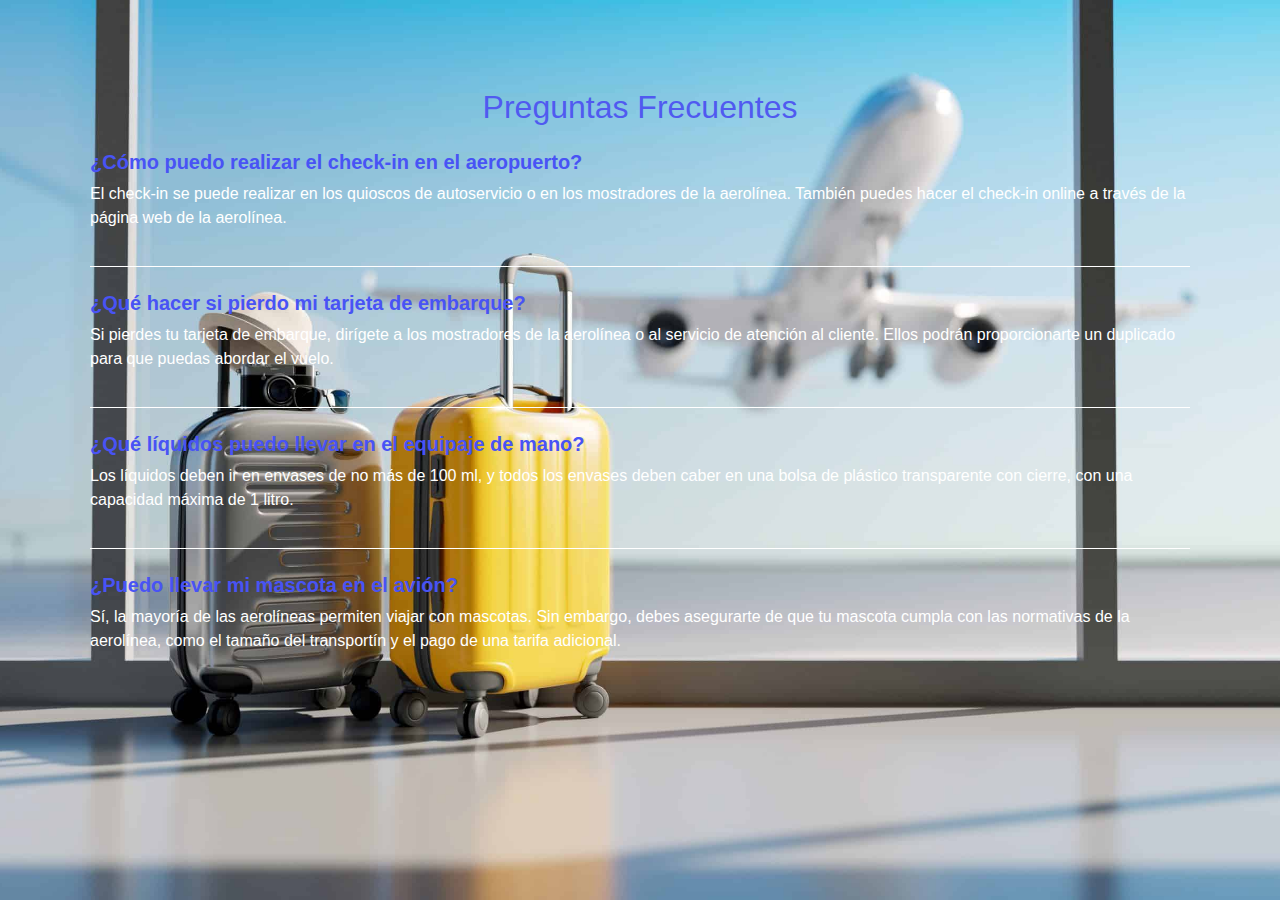
<file: Ayuda.html>
<!DOCTYPE html>
<html lang="es">
<head>
  <meta charset="UTF-8">
  <meta name="viewport" content="width=device-width, initial-scale=1.0">
  <title>Preguntas Frecuentes - Aeropuerto</title>
  <!-- Incluir Bootstrap 5 desde CDN -->
  <link href="https://cdn.jsdelivr.net/npm/bootstrap@5.3.0-alpha1/dist/css/bootstrap.min.css" rel="stylesheet">
  <link rel="stylesheet" href="Ayuda.css"> <!-- Tu archivo de estilos CSS -->
</head>
<body>

  <!-- Apartado de Preguntas Frecuentes -->
  <section id="faq" class="container my-5">
    <h2 class="text-center mb-4">Preguntas Frecuentes</h2>

    <div class="faq-item mb-4">
      <h5 class="fw-bold">¿Cómo puedo realizar el check-in en el aeropuerto?</h5>
      <p>El check-in se puede realizar en los quioscos de autoservicio o en los mostradores de la aerolínea. También puedes hacer el check-in online a través de la página web de la aerolínea.</p>
    </div>

    <div class="faq-item mb-4">
      <h5 class="fw-bold">¿Qué hacer si pierdo mi tarjeta de embarque?</h5>
      <p>Si pierdes tu tarjeta de embarque, dirígete a los mostradores de la aerolínea o al servicio de atención al cliente. Ellos podrán proporcionarte un duplicado para que puedas abordar el vuelo.</p>
    </div>

    <div class="faq-item mb-4">
      <h5 class="fw-bold">¿Qué líquidos puedo llevar en el equipaje de mano?</h5>
      <p>Los líquidos deben ir en envases de no más de 100 ml, y todos los envases deben caber en una bolsa de plástico transparente con cierre, con una capacidad máxima de 1 litro.</p>
    </div>

    <div class="faq-item mb-4">
      <h5 class="fw-bold">¿Puedo llevar mi mascota en el avión?</h5>
      <p>Sí, la mayoría de las aerolíneas permiten viajar con mascotas. Sin embargo, debes asegurarte de que tu mascota cumpla con las normativas de la aerolínea, como el tamaño del transportín y el pago de una tarifa adicional.</p>
    </div>
  </section>

  <!-- Incluir JS de Bootstrap 5 -->
  <script src="https://cdn.jsdelivr.net/npm/@popperjs/core@2.11.6/dist/umd/popper.min.js" integrity="sha384-oBqDVmMz4fnFO9gybGz6kz5SHOpxG54kzP5l6zqf3E4ktJ1p6IXd6fL5fEXB6ExzR" crossorigin="anonymous"></script>
  <script src="https://cdn.jsdelivr.net/npm/bootstrap@5.3.0-alpha1/dist/js/bootstrap.min.js" integrity="sha384-cn7l7gDp0eyJzJ7vJfK3hbfM0zWG7EXVJH54dmfU5zytAfTt55y60F6l1CZ+xt1S" crossorigin="anonymous"></script>
</body>
</html>
</file>
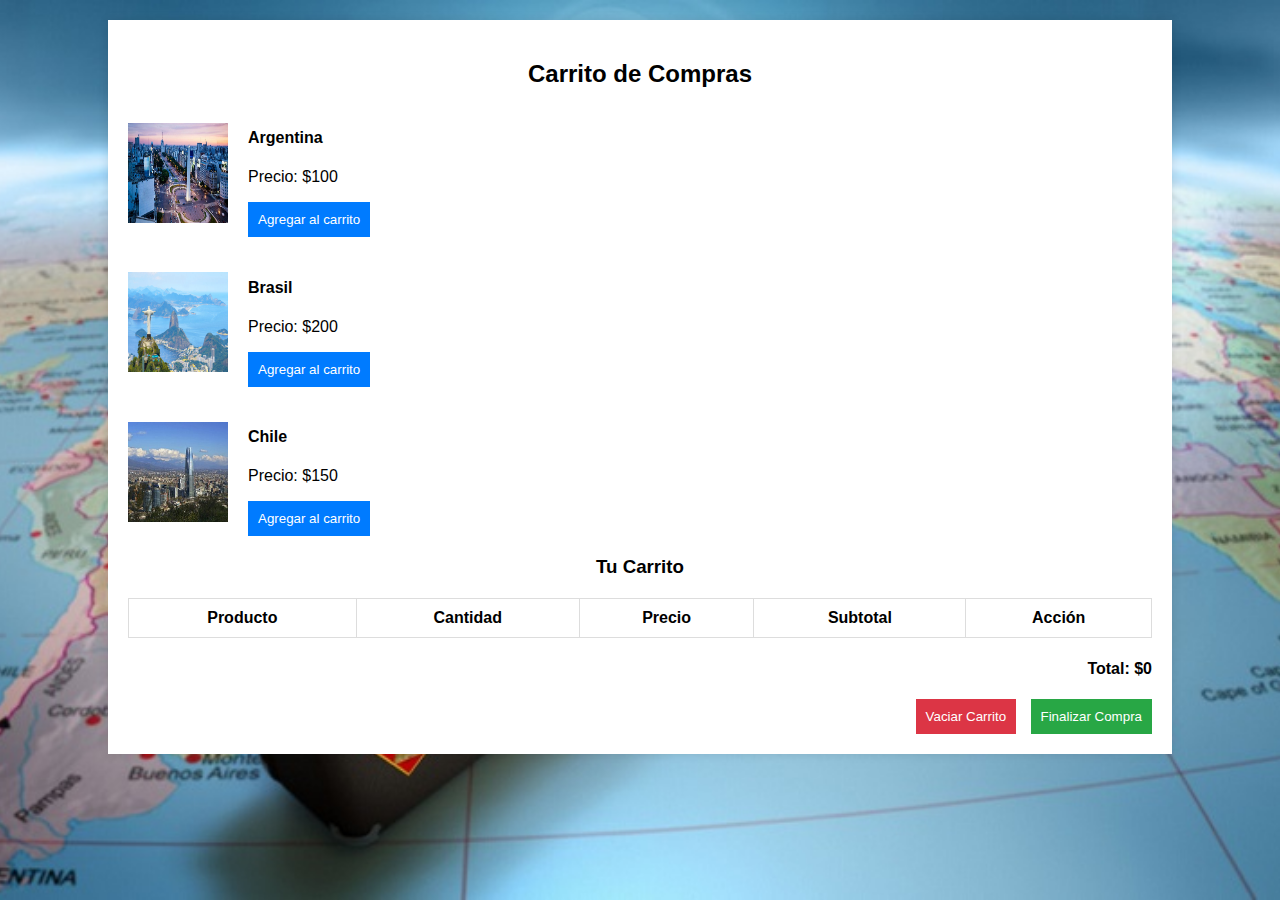
<file: Carrito.html>
<!DOCTYPE html>
<html lang="es">
<head>
  <meta charset="UTF-8">
  <meta name="viewport" content="width=device-width, initial-scale=1.0">
  <title>Carrito de Compras</title>
  <link rel="stylesheet" href="Carrito.css">
</head>
<body>

  <div class="container">
    <h2>Carrito de Compras</h2>

    <!-- Lista de Viajes -->
    <div id="Viajes">
      <div class="viaje">
        <img src="a1.jpg" alt="Producto 1">
        <div>
          <h4>Argentina</h4>
          <p>Precio: $100</p>
          <button onclick="agregarAlCarrito('Argentina', 100)">Agregar al carrito</button>
        </div>
      </div>
      <div class="viaje">
        <img src="b1.jpg" alt="Producto 2">
        <div>
          <h4>Brasil</h4>
          <p>Precio: $200</p>
          <button onclick="agregarAlCarrito('Brasil', 200)">Agregar al carrito</button>
        </div>
      </div>
      <div class="viaje">
        <img src="c1.jpg" alt="Producto 3">
        <div>
          <h4>Chile</h4>
          <p>Precio: $150</p>
          <button onclick="agregarAlCarrito('Chile', 150)">Agregar al carrito</button>
        </div>
      </div>
    </div>

    <!-- Carrito -->
    <h3>Tu Carrito</h3>
    <table id="tablaCarrito">
      <thead>
        <tr>
          <th>Producto</th>
          <th>Cantidad</th>
          <th>Precio</th>
          <th>Subtotal</th>
          <th>Acción</th>
        </tr>
      </thead>
      <tbody>
        <!-- Aquí se agregarán los productos del carrito -->
      </tbody>
    </table>

    <div class="total">
      <h4>Total: $<span id="total">0</span></h4>
      <button id="vaciarCarrito" onclick="vaciarCarrito()">Vaciar Carrito</button>
      <button id="finalizarCompra" onclick="finalizarCompra()">Finalizar Compra</button>
    </div>

    <!-- Mensaje de confirmación de compra -->
    <div id="mensajeCompra" style="display: none; text-align: center; margin-top: 20px;">
      <h3>¡Compra realizada con éxito!</h3>
      <p>Gracias por tu compra. ¡Nos vemos pronto!</p>
    </div>
  </div>

  <script src="Carrito.js"></script>
</body>
</html>
</file>
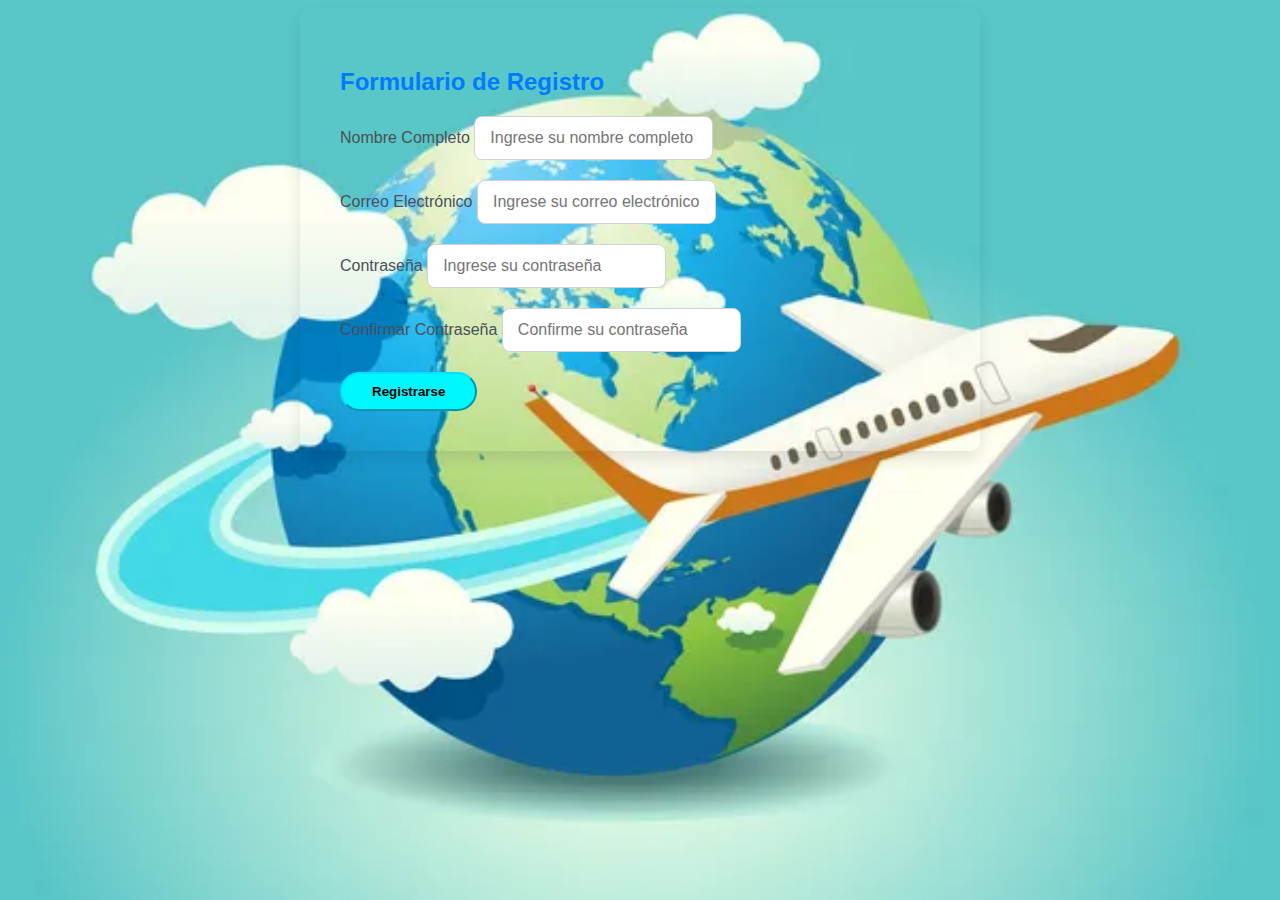
<file: Formulario-de-Registro.html>
<!DOCTYPE html>
<html lang="es">
<head>
  <meta charset="UTF-8">
  <meta name="viewport" content="width=device-width, initial-scale=1.0">
  <title>Formulario de Registro</title>
  <!-- Incluir Bootstrap 5 desde CDN -->
  <link href="https://cdn.jsdelivr.net/npm/bootstrap@5.3.0-alpha1/dist/css/bootstrap.min.css" rel="stylesheet" integrity="sha384-KyZXEJ3Q1e5pY6Z49/f1h9/TJSyAtw2F1VwQFV/ON9l1yE5Rjq5hv3+vYOkDg5fF" crossorigin="anonymous">
  <link rel="stylesheet" href="Formulario-de-Registro.css"> <!-- Vincula tu archivo CSS personalizado -->
</head>
<body>
  <div class="container mt-5">
    <h2 class="text-center mb-4">Formulario de Registro</h2>
    <form action="#" method="POST">
      <!-- Nombre completo -->
      <div class="mb-3">
        <label for="fullName" class="form-label">Nombre Completo</label>
        <input type="text" class="form-control" id="fullName" placeholder="Ingrese su nombre completo" required>
      </div>

      <!-- Correo electrónico -->
      <div class="mb-3">
        <label for="email" class="form-label">Correo Electrónico</label>
        <input type="email" class="form-control" id="email" placeholder="Ingrese su correo electrónico" required>
      </div>

      <!-- Contraseña -->
      <div class="mb-3">
        <label for="password" class="form-label">Contraseña</label>
        <input type="password" class="form-control" id="password" placeholder="Ingrese su contraseña" required>
      </div>

      <!-- Confirmar contraseña -->
      <div class="mb-3">
        <label for="confirmPassword" class="form-label">Confirmar Contraseña</label>
        <input type="password" class="form-control" id="confirmPassword" placeholder="Confirme su contraseña" required>
      </div>

      <!-- Botón de envío -->
      <div class="d-flex justify-content-center">
        <button type="submit" class="btn btn-primary">Registrarse</button>
      </div>
    </form>
  </div>

  <!-- Incluir JS de Bootstrap 5 -->
  <script src="https://cdn.jsdelivr.net/npm/@popperjs/core@2.11.6/dist/umd/popper.min.js" integrity="sha384-oBqDVmMz4fnFO9gybGz6kz5SHOpxG54kzP5l6zqf3E4ktJ1p6IXd6fL5fEXB6ExzR" crossorigin="anonymous"></script>
  <script src="https://cdn.jsdelivr.net/npm/bootstrap@5.3.0-alpha1/dist/js/bootstrap.min.js" integrity="sha384-cn7l7gDp0eyJzJ7vJfK3hbfM0zWG7EXVJH54dmfU5zytAfTt55y60F6l1CZ+xt1S" crossorigin="anonymous"></script>
</body>
</html>
</file>
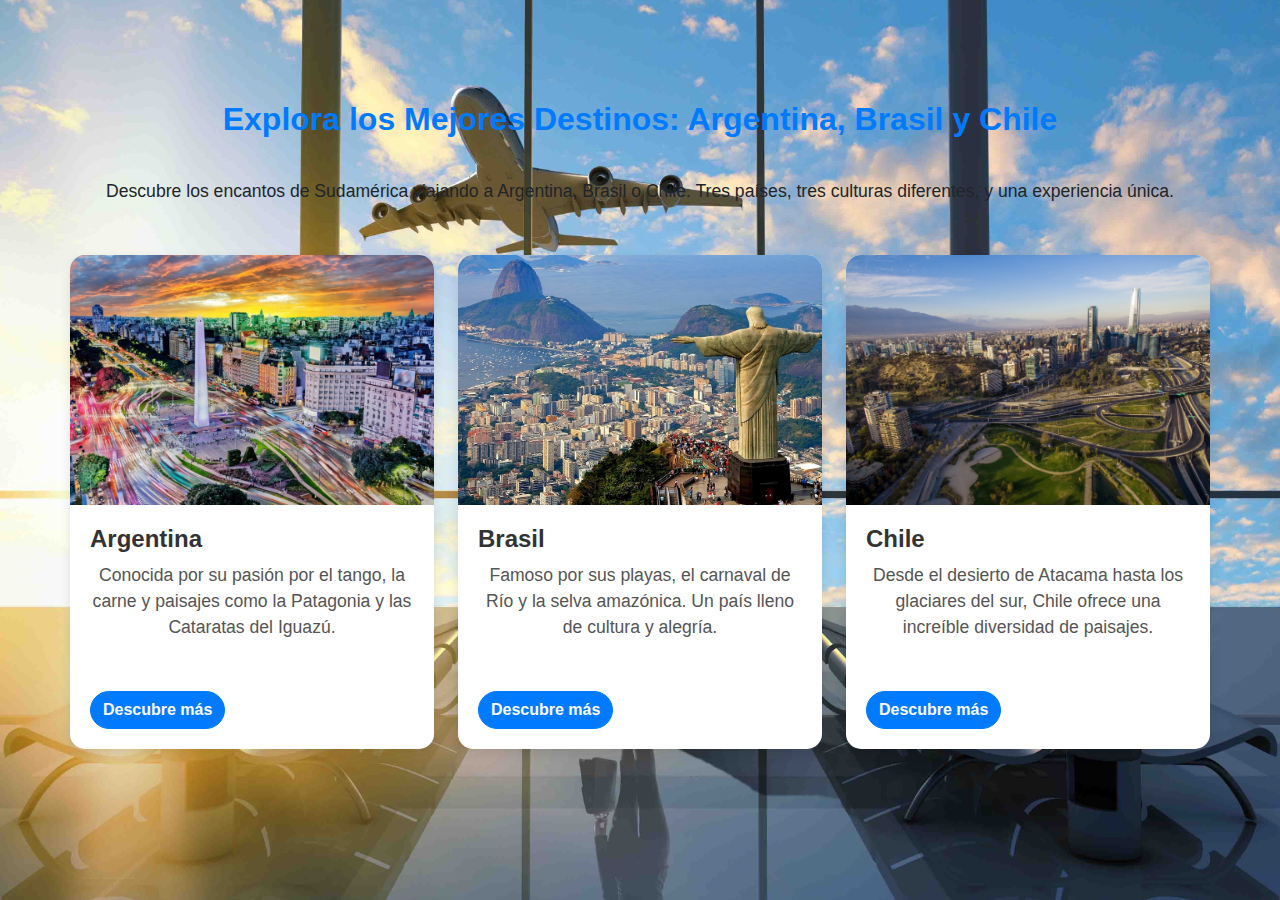
<file: Turismo.html>
<!DOCTYPE html>
<html lang="es">
<head>
  <meta charset="UTF-8">
  <meta name="viewport" content="width=device-width, initial-scale=1.0">
  <title>Turismo - Viaja a Argentina, Brasil y Chile</title>
  
  <!-- Vincular Bootstrap 5 desde CDN -->
  <link href="https://cdn.jsdelivr.net/npm/bootstrap@5.3.0-alpha1/dist/css/bootstrap.min.css" rel="stylesheet">
  <link rel="stylesheet" href="Turismo.css">
 
 
</head>
<body>

  <!-- Sección de Turismo -->
  <div class="container tourism-section">
    <h2>Explora los Mejores Destinos: Argentina, Brasil y Chile</h2>
    <p>Descubre los encantos de Sudamérica viajando a Argentina, Brasil o Chile. Tres países, tres culturas diferentes, y una experiencia única.</p>

    <div class="row">
      <!-- Argentina -->
      <div class="col-md-4 mb-4">
        <div class="card">
          <img src="a2.jpg" class="card-img-top" alt="Argentina">
          <div class="card-body">
            <h5 class="card-title">Argentina</h5>
            <p class="card-text">Conocida por su pasión por el tango, la carne y paisajes como la Patagonia y las Cataratas del Iguazú.</p>
            <a href="Carrito.html" class="btn btn-primary">Descubre más</a>
          </div>
        </div>
      </div>

      <!-- Brasil -->
      <div class="col-md-4 mb-4">
        <div class="card">
          <img src="b2.jpg" class="card-img-top" alt="Brasil">
          <div class="card-body">
            <h5 class="card-title">Brasil</h5>
            <p class="card-text">Famoso por sus playas, el carnaval de Río y la selva amazónica. Un país lleno de cultura y alegría.</p>
            <a href="Carrito.html" class="btn btn-primary">Descubre más</a>
          </div>
        </div>
      </div>

      <!-- Chile -->
      <div class="col-md-4 mb-4">
        <div class="card">
          <img src="c2.jpg" class="card-img-top" alt="Chile">
          <div class="card-body">
            <h5 class="card-title">Chile</h5>
            <p class="card-text">Desde el desierto de Atacama hasta los glaciares del sur, Chile ofrece una increíble diversidad de paisajes.</p>
            <a href="Carrito.html" class="btn btn-primary">Descubre más</a>
          </div>
        </div>
      </div>
    </div>
  </div>

  <!-- Vincular el JavaScript de Bootstrap -->
  <script src="https://cdn.jsdelivr.net/npm/@popperjs/core@2.11.6/dist/umd/popper.min.js"></script>
  <script src="https://cdn.jsdelivr.net/npm/bootstrap@5.3.0-alpha1/dist/js/bootstrap.min.js"></script>
</body>
</html>
</file>
<file: Ayuda.css>
body {
  font-family: 'Arial', sans-serif;
  background-image: url('viaje5.jpeg'); /* Ruta de la imagen */
  background-size: cover; /* Hace que la imagen cubra toda la pantalla */
  background-position: center center; /* Centra la imagen en la pantalla */
  background-attachment: fixed; /* Hace que la imagen quede fija al hacer scroll */
}
#faq {
    
    padding: 40px 20px;
    border-radius: 8px;
    color: #505af0;
  }
  
  /* Estilo para las preguntas */
  .faq-item h5 {
    color: #4853f5;
    font-size: 1.25rem;
  }
  
  /* Estilo para las respuestas */
  .faq-item p {
    font-size: 1rem;
    color: rgb(255, 255, 255);
    line-height: 1.5;
  }
  
  /* Estilo de texto para mejorar la lectura */
  .faq-item {
    border-bottom: 1px solid white;
    padding-bottom: 20px;
  }
  
  .faq-item:last-child {
    border-bottom: none;
  }
</file>
<file: Carrito.css>
body {
  margin: 0;
  padding: 0;
  background-color: #f0f4f8;
  font-family: 'Arial', sans-serif;
  background-image: url('Viajes6.jpg'); /* Ruta de la imagen */
  background-size: cover; /* Hace que la imagen cubra toda la pantalla */
  background-position: center center; /* Centra la imagen en la pantalla */
  background-attachment: fixed; /* Hace que la imagen quede fija al hacer scroll */
}

.container {
  width: 80%;
  margin: 20px auto;
  background-color: #fff;
  padding: 20px;
  box-shadow: 0 0 10px rgba(0, 0, 0, 0.1);
}

h2, h3 {
  text-align: center;
}

.viaje {
  display: flex;
  justify-content: space-between;
  align-items: center;
  margin-bottom: 20px;
}

.viaje img {
  width: 100px;
  height: 100px;
}

.viaje div {
  flex-grow: 1;
  margin-left: 20px;
}

button {
  background-color: #007bff;
  color: white;
  border: none;
  padding: 10px;
  cursor: pointer;
}

button:hover {
  background-color: #0056b3;
}

#tablaCarrito {
  width: 100%;
  margin-top: 20px;
  border-collapse: collapse;
}

#tablaCarrito th, #tablaCarrito td {
  padding: 10px;
  text-align: center;
  border: 1px solid #ddd;
}

.total {
  text-align: right;
  margin-top: 20px;
}

#vaciarCarrito {
  background-color: #dc3545;
  border: none;
  padding: 10px;
  color: white;
  cursor: pointer;
}

#vaciarCarrito:hover {
  background-color: #c82333;
}

#finalizarCompra {
  background-color: #28a745;
  border: none;
  padding: 10px;
  color: white;
  cursor: pointer;
  margin-left: 10px;
}

#finalizarCompra:hover {
  background-color: #218838;
}
</file>
<file: Formulario-de-Registro.css>
body {
    background-color: #f0f4f8;
    font-family: 'Arial', sans-serif;
    background-image: url('viaje1.jpg'); /* Ruta de la imagen */
    background-size: cover; /* Hace que la imagen cubra toda la pantalla */
    background-position: center center; /* Centra la imagen en la pantalla */
    background-attachment: fixed; /* Hace que la imagen quede fija al hacer scroll */
  }
  
  .container {
    
    border-radius: 10px;
    padding: 40px;
    box-shadow: 0px 8px 16px rgba(0, 0, 0, 0.1);
    max-width: 600px;
    margin: 0 auto;
  }
  
  h2 {
    color: #007bff;
    font-weight: bold;
    margin-bottom: 20px;
  }
  
  .form-label {
    font-weight: 500;
    color: #495057;
  }
  
  .form-control {
    border-radius: 8px;
    border: 1px solid #ced4da;
    padding: 12px 15px;
    font-size: 1rem;
    transition: all 0.3s ease;
  }
  
  .form-control:focus {
    border-color: #007bff;
    box-shadow: 0 0 5px rgba(0, 123, 255, 0.5);
  }
  
  .btn-primary {
    background-color: #00f7ff;
    border-color: #00e1ff;
    padding: 10px 30px;
    font-weight: bold;
    border-radius: 50px;
    transition: background-color 0.3s ease;
  }
  
  .btn-primary:hover {
    background-color: #0056b3;
    border-color: #0056b3;
  }
  
  .form-control.is-invalid {
    border-color: #dc3545;
    background-color: #f8d7da;
  }
  
  .mb-3 {
    margin-bottom: 20px;
  }
  
  .d-flex.justify-content-center {
    margin-top: 20px;
  }
</file>
<file: Turismo.css>
body {
    font-family: Arial, sans-serif;
    background-color: #f4f7fa;
    padding-top: 50px;
    background-image: url('viaje2.jpg'); /* Ruta de la imagen */
    background-size: cover; /* Hace que la imagen cubra toda la pantalla */
    background-position: center center; /* Centra la imagen en la pantalla */
    background-attachment: fixed; /* Hace que la imagen quede fija al hacer scroll */
  }

  /* Sección de Turismo */
  .tourism-section {
    padding: 50px 0;
  }

  /* Título */
  .tourism-section h2 {
    text-align: center;
    color: #007bff;
    font-weight: bold;
    margin-bottom: 40px;
  }

  /* Descripción introductoria */
  .tourism-section p {
    text-align: center;
    font-size: 1.1rem;
    margin-bottom: 50px;
  }

  /* Tarjetas */
  .card {
    border: none;
    border-radius: 15px;
    box-shadow: 0 4px 12px rgba(0, 0, 0, 0.1);
    transition: transform 0.3s ease-in-out;
  }

  .card:hover {
    transform: translateY(-5px);
  }

  .card-img-top {
    border-radius: 15px 15px 0 0;
    object-fit: cover;
    height: 250px;
  }

  .card-body {
    padding: 20px;
  }

  .card-title {
    font-size: 1.5rem;
    font-weight: bold;
    color: #333;
  }

  .card-text {
    color: #555;
    margin-bottom: 20px;
  }

  .btn-primary {
    background-color: #007bff;
    border-color: #007bff;
    border-radius: 25px;
    font-weight: bold;
    transition: background-color 0.3s ease;
  }

  .btn-primary:hover {
    background-color: #0056b3;
    border-color: #0056b3;
  }

  @media (max-width: 767px) {
    .tourism-section .row {
      margin-bottom: 30px;
    }
  }
</file>
